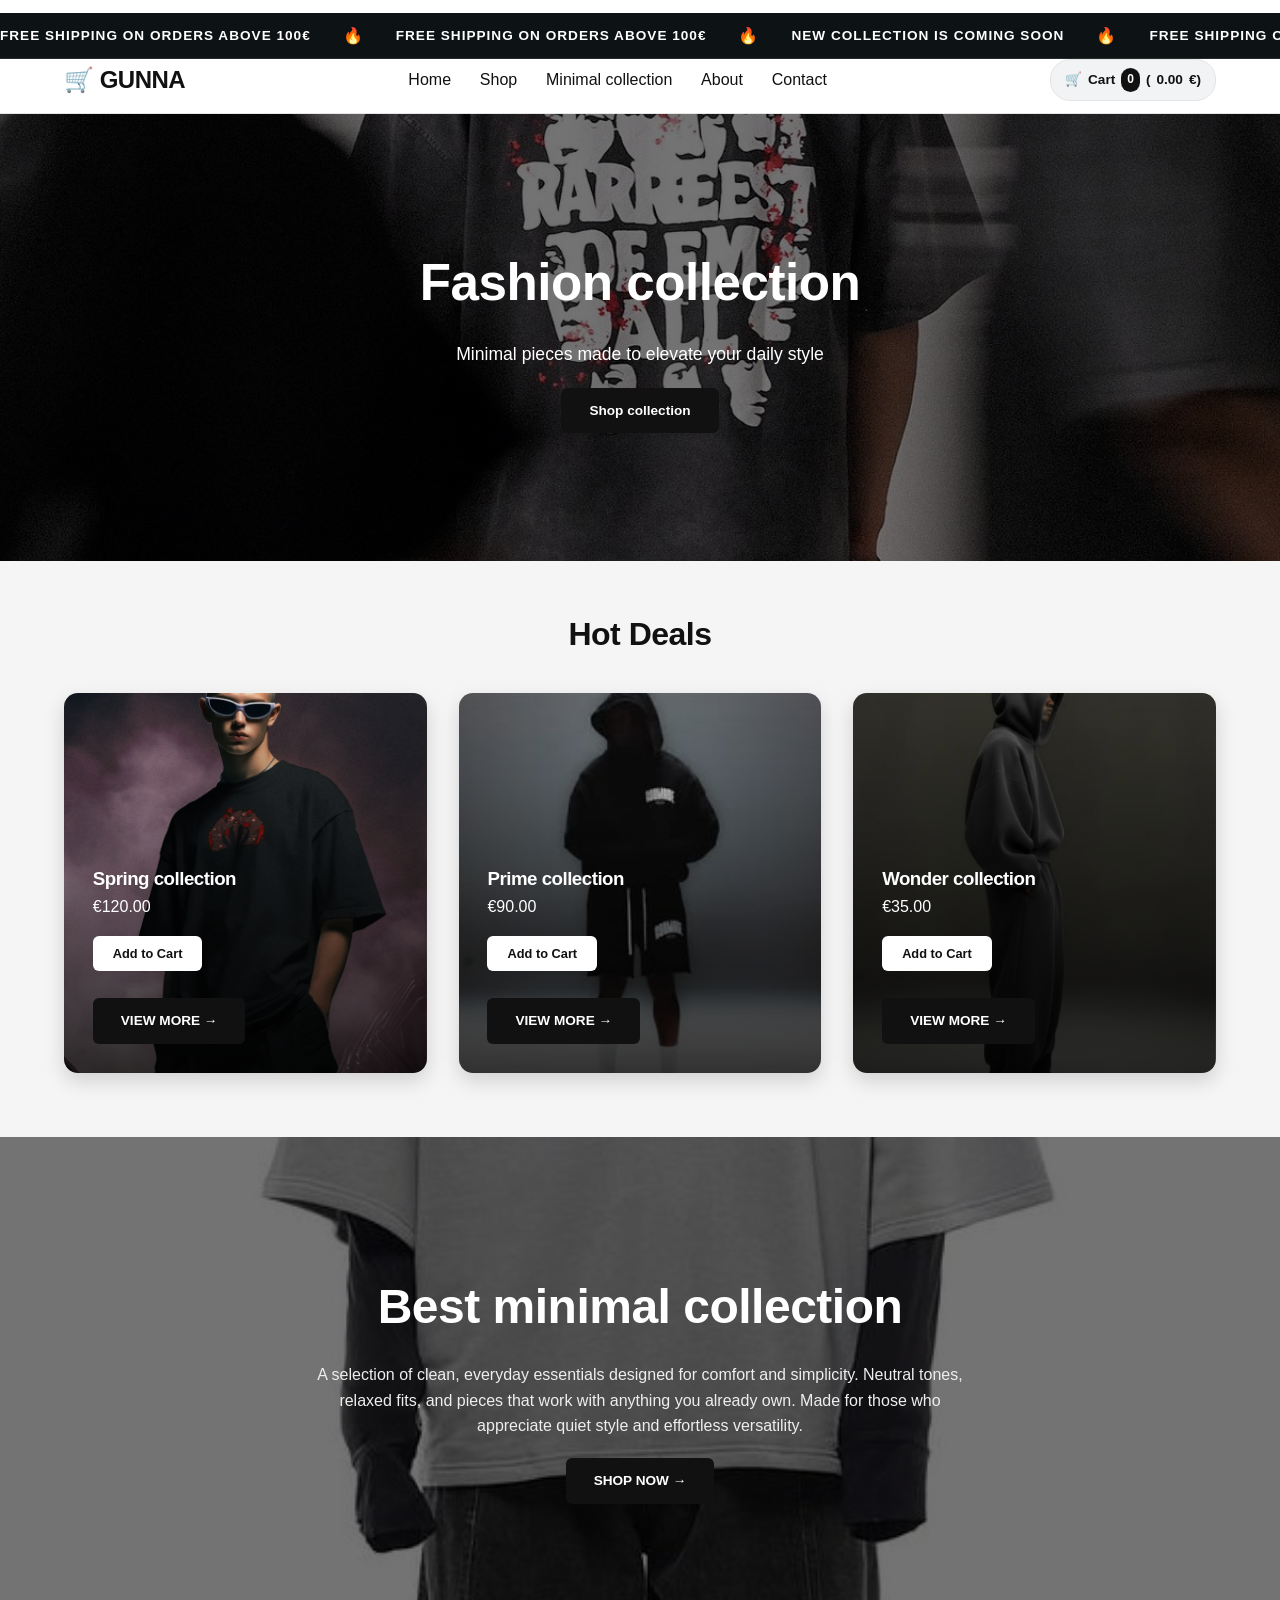
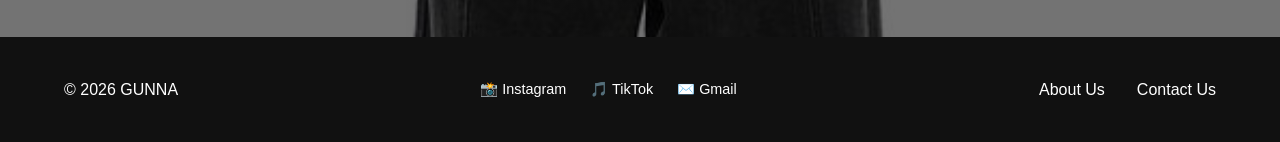
<file: index.html>
<!DOCTYPE html>
<html lang="en">

<head>
    <meta charset="UTF-8">
    <meta name="author" content="Dovydas Valančius">
    <meta name="viewport" content="width=device-width, initial-scale=1.0">
    <title>Gunna | E-SHOP</title>
    <link rel="icon" href="/hoodie.png" type="image/png">
    <link rel="stylesheet" href="styles.css" type="text/css">
</head>

<body>

<header class="header">

    <div class="marquee-bar">
    <div class="marquee-content">
        <span>FREE SHIPPING ON ORDERS ABOVE 100€</span>
        <span class="fire">🔥</span>
        <span>FREE SHIPPING ON ORDERS ABOVE 100€</span>
        <span class="fire">🔥</span>
        <span>NEW COLLECTION IS COMING SOON</span>
        <span class="fire">🔥</span>
    </div>
    
    <div class="marquee-content" aria-hidden="true">
        <span>FREE SHIPPING ON ORDERS ABOVE 100€</span>
        <span class="fire">🔥</span>
        <span>FREE SHIPPING ON ORDERS ABOVE 100€</span>
        <span class="fire">🔥</span>
        <span>NEW COLLECTION IS COMING SOON</span>
        <span class="fire">🔥</span>
    </div>
</div>


    <div class="wrapper">
        <nav aria-label="Main navigation">

            <h1 class="logo"><a href="index.html#hero">🛒 GUNNA </a></h1>

            
            <button class="hamburger" id="hamburger-btn" aria-label="Open navigation menu">
                <span></span>
                <span></span>
                <span></span>
            </button>

            
            <ul id="nav-links">
                <li><a href="index.html#hero">Home</a></li>
                <li><a href="index.html#shop">Shop</a></li>
                <li><a href="index.html#hero2">Minimal collection</a></li>
                <li><a href="about.html">About</a></li>
                <li><a href="contact.html">Contact</a></li>
            </ul>

           
                <div class="cart-info">
            <a href="cart.html" class="cart-btn-link" aria-label="Shopping cart">
                🛒 <span class="cart-label">Cart</span> 
                <span id="cart-count">0</span> (<span id="total-price">0.00</span> €)
            </a>
        </div>

        </nav>
    </div>
</header>

<main>

<section class="mainhero" id="hero">
    <div class="wrapper">

        <h2>Fashion collection</h2>

        <p class="hero1">
            Minimal pieces made to elevate your daily style
        </p>

        <a href="#shop" class="btn1">Shop collection</a>

    </div>
</section>

<section class="shop" id="shop">
    <div class="wrapper">

        <h2 class="hotdeals">Hot Deals</h2>

        <div class="cards" id="products-grid">

            <article class="card spring">
                <h3>Spring collection</h3>
                <p class="price">€120.00</p>
              
                <button class="add-to-cart-btn" data-id="1" data-name="Spring Hoodie" data-price="120">Add to Cart</button>
                <a href="spring.html" class="btn">VIEW MORE →</a>
            </article>

            <article class="card prime">
                <h3>Prime collection</h3>
                <p class="price">€90.00</p>
                <button class="add-to-cart-btn" data-id="2" data-name="Prime Jacket" data-price="90">Add to Cart</button>
                <a href="prime.html" class="btn">VIEW MORE →</a>
            </article>

            <article class="card wonder">
                <h3>Wonder collection</h3>
                <p class="price">€35.00</p>
                <button class="add-to-cart-btn" data-id="3" data-name="Wonder Tee" data-price="35">Add to Cart</button>
                <a href="wonder.html" class="btn">VIEW MORE →</a>
            </article>

        </div>

    </div>
</section>

<section class="secondhero" id="hero2">
    <div class="wrapper">

        <h2>Best minimal collection</h2>

        <p class="text">
            A selection of clean, everyday essentials designed for comfort and simplicity.
            Neutral tones, relaxed fits, and pieces that work with anything you already own.
            Made for those who appreciate quiet style and effortless versatility.
        </p>

        <a href="minimal.html" class="btn1">SHOP NOW →</a>

    </div>
</section>

</main>

<footer class="footer">
    <div class="wrapper footer-wrapper">
        <div class="footer-left">
            <p>© 2026 GUNNA</p>
        </div>

        <div class="footer-socials">
            <a href="https://instagram.com" target="_blank" rel="noopener">📸 Instagram</a>
            <a href="https://tiktok.com" target="_blank" rel="noopener">🎵 TikTok</a>
            <a href="https://gmail.com">✉️ Gmail</a>
        </div>

        <div class="footer-right">
            <a href="about.html">About Us</a>
            <a href="contact.html">Contact Us</a>
        </div>
    </div>
</footer>

<script src="script.js"></script>

</body>
</html>
</file>
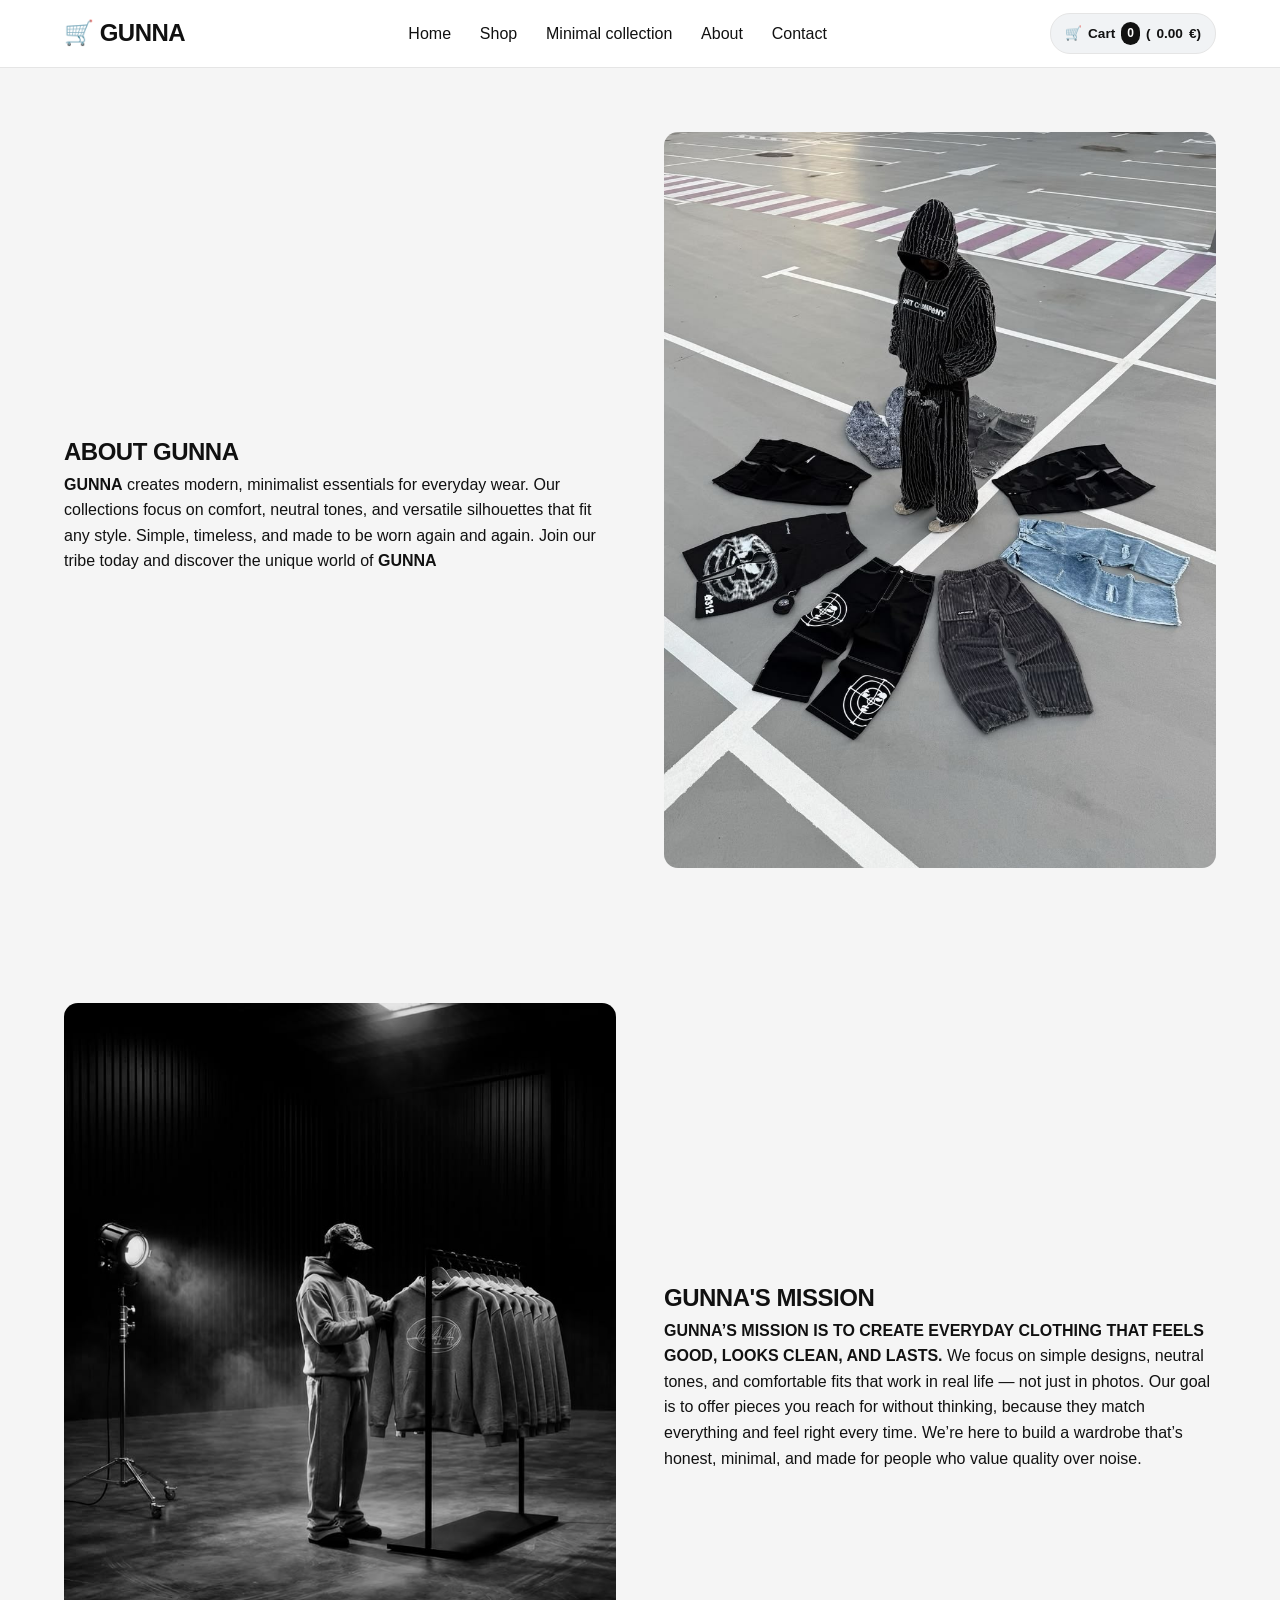
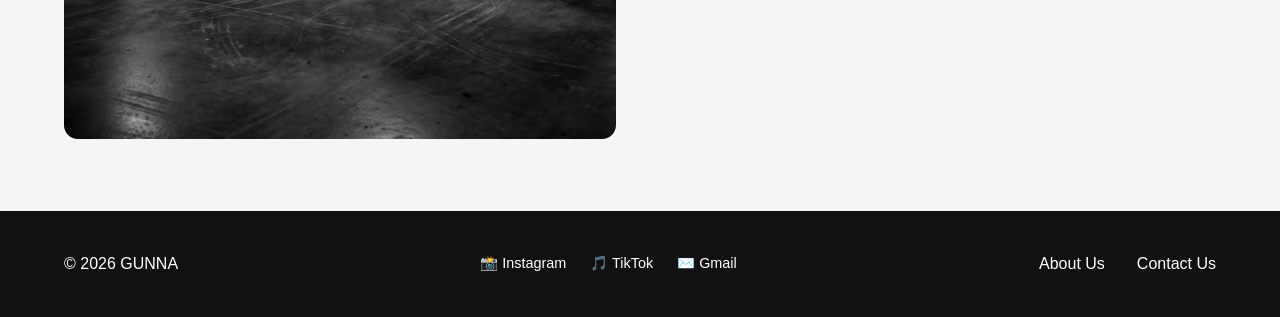
<file: about.html>
<!DOCTYPE html>
<html lang="en">

<head>
    <meta charset="UTF-8">
    <meta name="author" content="Dovydas Valančius">
    <meta name="viewport" content="width=device-width, initial-scale=1.0">
    <title>Gunna | About Us</title>
    <link rel="icon" href="/hoodie.png" type="image/png">
    <link rel="stylesheet" href="styles.css" type="text/css">
</head>

<body>

<header class="header">
    <div class="wrapper">
        <nav aria-label="Main navigation">

            <h1 class="logo"><a href="index.html#hero">🛒 GUNNA </a></h1>

            
            <button class="hamburger" id="hamburger-btn" aria-label="Open navigation menu">
                <span></span>
                <span></span>
                <span></span>
            </button>

            <!-- Meniu nuorodos -->
            <ul id="nav-links">
                <li><a href="index.html#hero">Home</a></li>
                <li><a href="index.html#shop">Shop</a></li>
                <li><a href="index.html#hero2">Minimal collection</a></li>
                <li><a href="about.html">About</a></li>
                <li><a href="contact.html">Contact</a></li>
            </ul>

                             <div class="cart-info">
            <a href="cart.html" class="cart-btn-link" aria-label="Shopping cart">
                🛒 <span class="cart-label">Cart</span> 
                <span id="cart-count">0</span> (<span id="total-price">0.00</span> €)
            </a>
        </div>

        </nav>
    </div>
</header>

<main>
    <section class="gunnahero">
        <div class="wrapper about-layout">

            <div class="about-text">
                <h2><strong>ABOUT GUNNA</strong></h2>
                <p>
                    <strong>GUNNA</strong> creates modern, minimalist essentials for everyday wear.
                    Our collections focus on comfort, neutral tones, and versatile silhouettes
                    that fit any style. Simple, timeless, and made to be worn again and again.
                    Join our tribe today and discover the unique world of <strong>GUNNA</strong>
                </p>
            </div>

            <div class="about-image">
                <img src="gunna.jpg" id="gunnajpg" alt="GUNNA clothing" loading="lazy">
            </div>

        </div>
    </section>

    <section class="gunnahero-2">
        <div class="wrapper about-layout-2">

            <div class="about-text-2">
                <h2><strong>GUNNA'S MISSION</strong></h2>
                <p>
                    <strong>GUNNA’S MISSION IS TO CREATE EVERYDAY CLOTHING THAT FEELS GOOD, LOOKS CLEAN, AND LASTS.</strong>
                    We focus on simple designs, neutral tones, and comfortable fits that work in real life — not just in photos.
                    Our goal is to offer pieces you reach for without thinking, because they match everything and feel right every time.
                    We’re here to build a wardrobe that’s honest, minimal, and made for people who value quality over noise.
                </p>
            </div>

            <div class="about-image-2">
                <img src="gunna2.jpg" id="gunnajpg2" alt="GUNNA2 clothing" loading="lazy">
            </div>

        </div>
    </section>
</main>

<footer class="footer">
    <div class="wrapper footer-wrapper">
        <div class="footer-left">
            <p>© 2026 GUNNA</p>
        </div>

        <div class="footer-socials">
            <a href="https://instagram.com" target="_blank" rel="noopener">📸 Instagram</a>
            <a href="https://tiktok.com" target="_blank" rel="noopener">🎵 TikTok</a>
            <a href="https://gmail.com">✉️ Gmail</a>
        </div>

        <div class="footer-right">
            <a href="about.html">About Us</a>
            <a href="contact.html">Contact Us</a>
        </div>
    </div>
</footer>


<script src="script.js"></script>

</body>
</html>
</file>
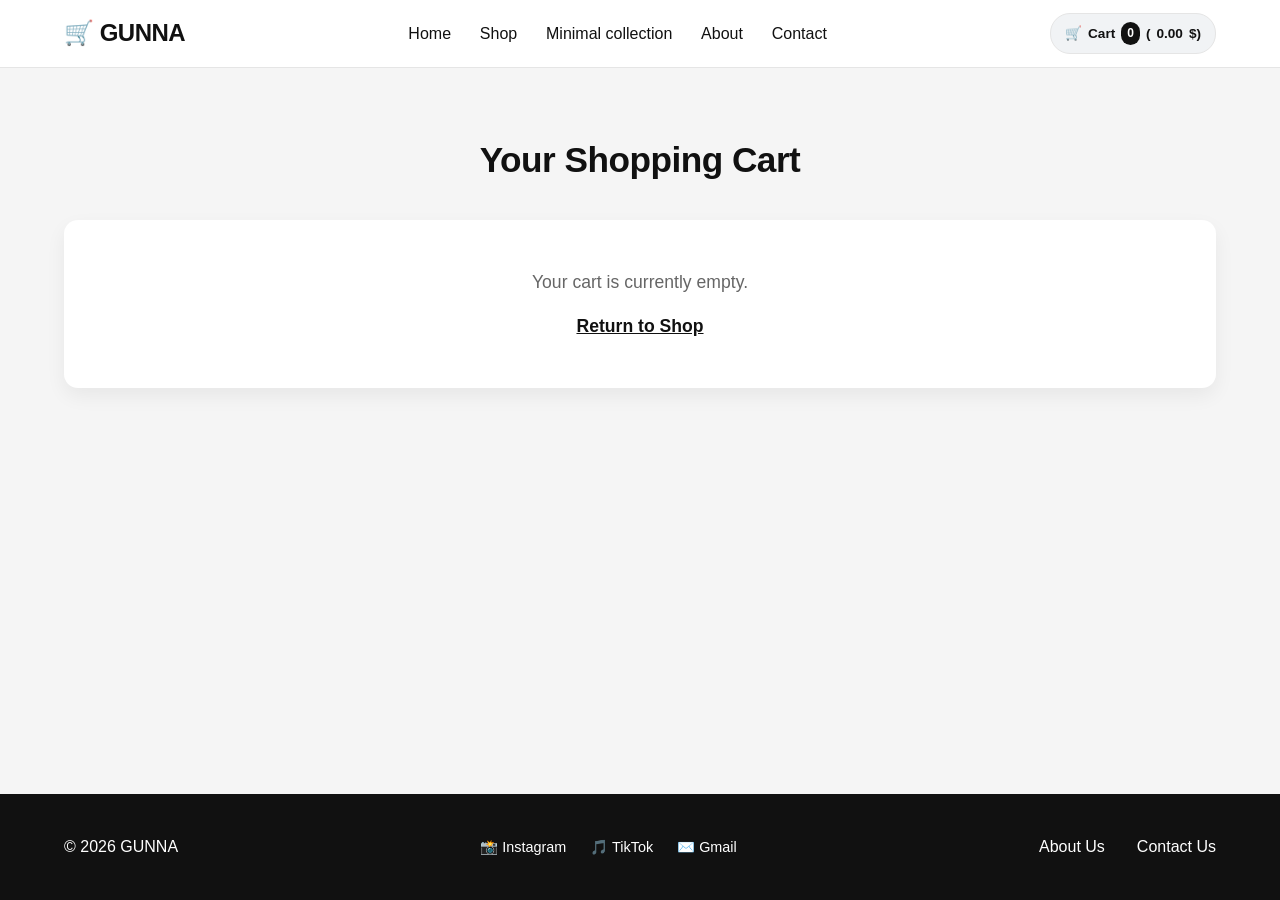
<file: cart.html>
<!DOCTYPE html>
<html lang="en">

<head>
    <meta charset="UTF-8">
    <meta name="author" content="Dovydas Valančius">
    <meta name="viewport" content="width=device-width, initial-scale=1.0">
    <title>Gunna | Shopping Cart</title>
    <link rel="icon" href="/hoodie.png" type="image/png">
    <link rel="stylesheet" href="styles.css" type="text/css">
</head>

<body>

<header class="header">
    <div class="wrapper">
        <nav aria-label="Main navigation">

            <h1 class="logo"><a href="index.html#hero">🛒 GUNNA </a></h1>

            
            <button class="hamburger" id="hamburger-btn" aria-label="Open navigation menu">
                <span></span>
                <span></span>
                <span></span>
            </button>

           
            <ul id="nav-links">
                <li><a href="index.html#hero">Home</a></li>
                <li><a href="index.html#shop">Shop</a></li>
                <li><a href="index.html#hero2">Minimal collection</a></li>
                <li><a href="about.html">About</a></li>
                <li><a href="contact.html">Contact</a></li>
            </ul>

            <div class="cart-info">
                <a href="cart.html" class="cart-btn-link" aria-label="Shopping cart">
                    🛒 <span class="cart-label">Cart</span> 
                    <span id="cart-count">0</span> (<span id="total-price">0.00</span> $)
                </a>
            </div>

        </nav>
    </div>
</header>

<main>
    <section class="cart-section wrapper">
        <h2>Your Shopping Cart</h2>

        <div id="cart-container">
           
        </div>
    </section>
</main>

<footer class="footer">
    <div class="wrapper footer-wrapper">
        <div class="footer-left">
            <p>© 2026 GUNNA</p>
        </div>

        <div class="footer-socials">
            <a href="https://instagram.com" target="_blank" rel="noopener">📸 Instagram</a>
            <a href="https://tiktok.com" target="_blank" rel="noopener">🎵 TikTok</a>
            <a href="https://gmail.com">✉️ Gmail</a>
        </div>

        <div class="footer-right">
            <a href="about.html">About Us</a>
            <a href="contact.html">Contact Us</a>
        </div>
    </div>
</footer>


<script src="script.js"></script>

</body>
</html>
</file>
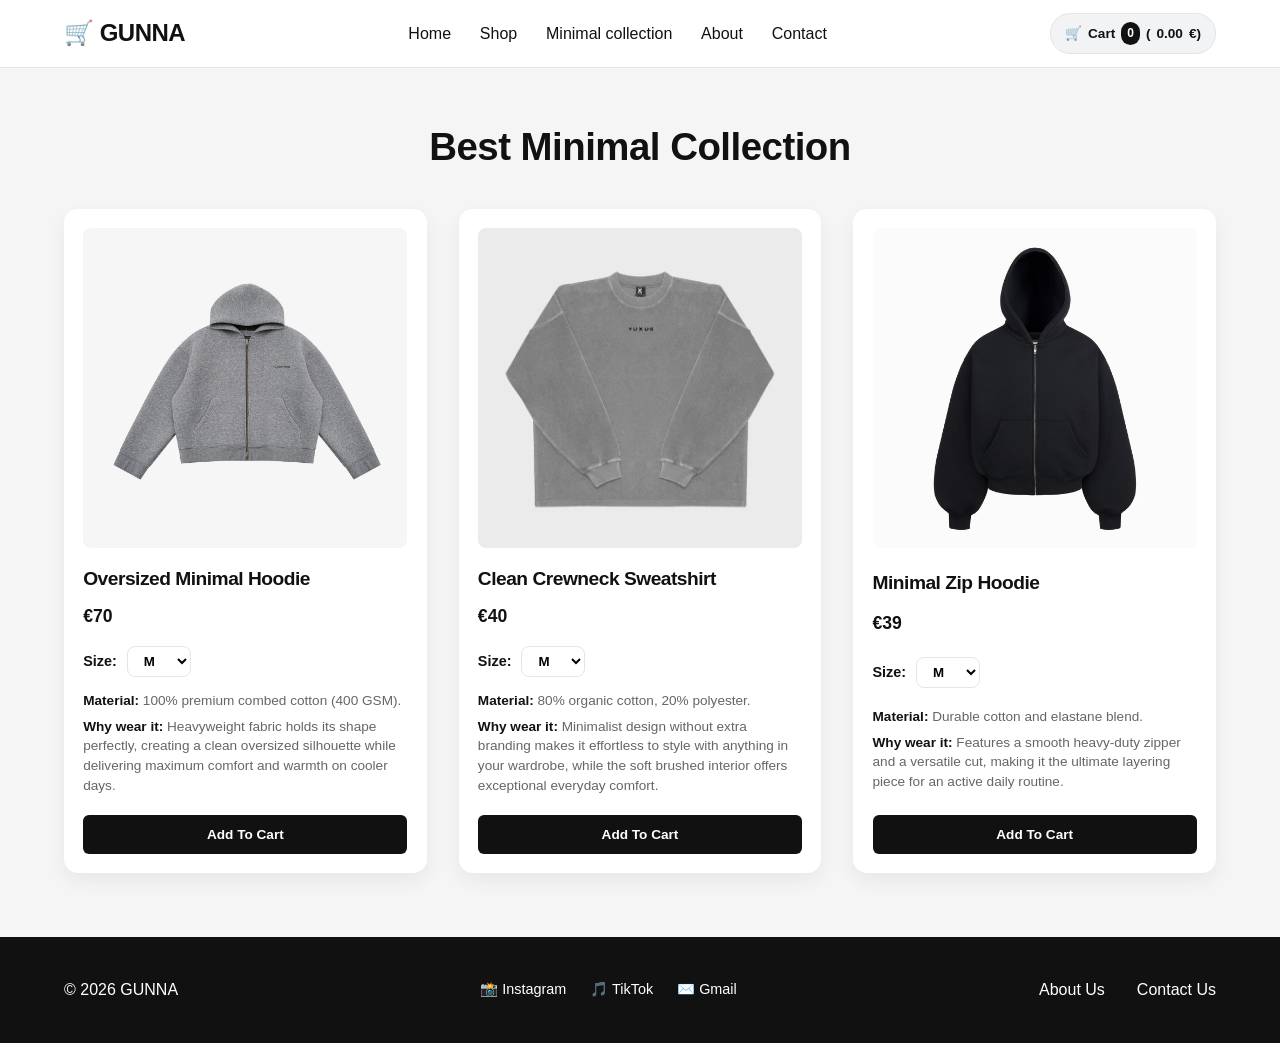
<file: minimal.html>
<!DOCTYPE html>
<html lang="en">

<head>
    <meta charset="UTF-8">
    <meta name="author" content="Dovydas Valančius">
    <meta name="viewport" content="width=device-width, initial-scale=1.0">
    <title>Gunna | Minimal Collection</title>
    <link rel="icon" href="/hoodie.png" type="image/png">
    <link rel="stylesheet" href="styles.css" type="text/css">
</head>

<body>

<header class="header">
    <div class="wrapper">
        <nav aria-label="Main navigation">

            <h1 class="logo"><a href="index.html#hero">🛒 GUNNA </a></h1>

            
            <button class="hamburger" id="hamburger-btn" aria-label="Open navigation menu">
                <span></span>
                <span></span>
                <span></span>
            </button>

           
            <ul id="nav-links">
                <li><a href="index.html#hero">Home</a></li>
                <li><a href="index.html#shop">Shop</a></li>
                <li><a href="index.html#hero2">Minimal collection</a></li>
                <li><a href="about.html">About</a></li>
                <li><a href="contact.html">Contact</a></li>
            </ul>

                              <div class="cart-info">
            <a href="cart.html" class="cart-btn-link" aria-label="Shopping cart">
                🛒 <span class="cart-label">Cart</span> 
                <span id="cart-count">0</span> (<span id="total-price">0.00</span> €)
            </a>
        </div>

        </nav>
    </div>
</header>

<main>
    <section class="collection">
        <div class="wrapper">

            <h2>Best Minimal Collection</h2>

           <div class="products">

    <article class="product-card">
        <img src="minimalhoodie.jpg" alt="Minimal hoodie" loading="lazy">
        <h3>Oversized Minimal Hoodie</h3>
        <p class="price">€70</p>
        
        
        <div class="product-options">
            <label for="size-min-1">Size:</label>
            <select id="size-min-1" class="size-select">
                <option value="S">S</option>
                <option value="M" selected>M</option>
                <option value="L">L</option>
                <option value="XL">XL</option>
            </select>
        </div>

        
        <div class="product-desc">
            <p><strong>Material:</strong> 100% premium combed cotton (400 GSM).</p>
            <p><strong>Why wear it:</strong> Heavyweight fabric holds its shape perfectly, creating a clean oversized silhouette while delivering maximum comfort and warmth on cooler days.</p>
        </div>

        <button class="btn1 add-to-cart-btn" data-id="min-1" data-name="Oversized Minimal Hoodie" data-price="70">Add To Cart</button>
    </article>

    <article class="product-card">
        <img src="crewneck.jpg" alt="Crewneck sweatshirt" loading="lazy">
        <h3>Clean Crewneck Sweatshirt</h3>
        <p class="price">€40</p>
        
        <div class="product-options">
            <label for="size-min-2">Size:</label>
            <select id="size-min-2" class="size-select">
                <option value="S">S</option>
                <option value="M" selected>M</option>
                <option value="L">L</option>
                <option value="XL">XL</option>
            </select>
        </div>

        <div class="product-desc">
            <p><strong>Material:</strong> 80% organic cotton, 20% polyester.</p>
            <p><strong>Why wear it:</strong> Minimalist design without extra branding makes it effortless to style with anything in your wardrobe, while the soft brushed interior offers exceptional everyday comfort.</p>
        </div>

        <button class="btn1 add-to-cart-btn" data-id="min-2" data-name="Clean Crewneck Sweatshirt" data-price="40">Add To Cart</button>
    </article>

    <article class="product-card">
        <img src="ziphoodie.jpg" alt="Zip hoodie" loading="lazy">
        <h3>Minimal Zip Hoodie</h3>
        <p class="price">€39</p>
        
        <div class="product-options">
            <label for="size-min-3">Size:</label>
            <select id="size-min-3" class="size-select">
                <option value="S">S</option>
                <option value="M" selected>M</option>
                <option value="L">L</option>
                <option value="XL">XL</option>
            </select>
        </div>

        <div class="product-desc">
            <p><strong>Material:</strong> Durable cotton and elastane blend.</p>
            <p><strong>Why wear it:</strong> Features a smooth heavy-duty zipper and a versatile cut, making it the ultimate layering piece for an active daily routine.</p>
        </div>

        <button class="btn1 add-to-cart-btn" data-id="min-3" data-name="Minimal Zip Hoodie" data-price="39">Add To Cart</button>
    </article>

</div>

        </div>
    </section>
</main>

<footer class="footer">
    <div class="wrapper footer-wrapper">
        <div class="footer-left">
            <p>© 2026 GUNNA</p>
        </div>

        <div class="footer-socials">
            <a href="https://instagram.com" target="_blank" rel="noopener">📸 Instagram</a>
            <a href="https://tiktok.com" target="_blank" rel="noopener">🎵 TikTok</a>
            <a href="https://gmail.com">✉️ Gmail</a>
        </div>

        <div class="footer-right">
            <a href="about.html">About Us</a>
            <a href="contact.html">Contact Us</a>
        </div>
    </div>
</footer>

<script src="script.js"></script>

</body>
</html>
</file>
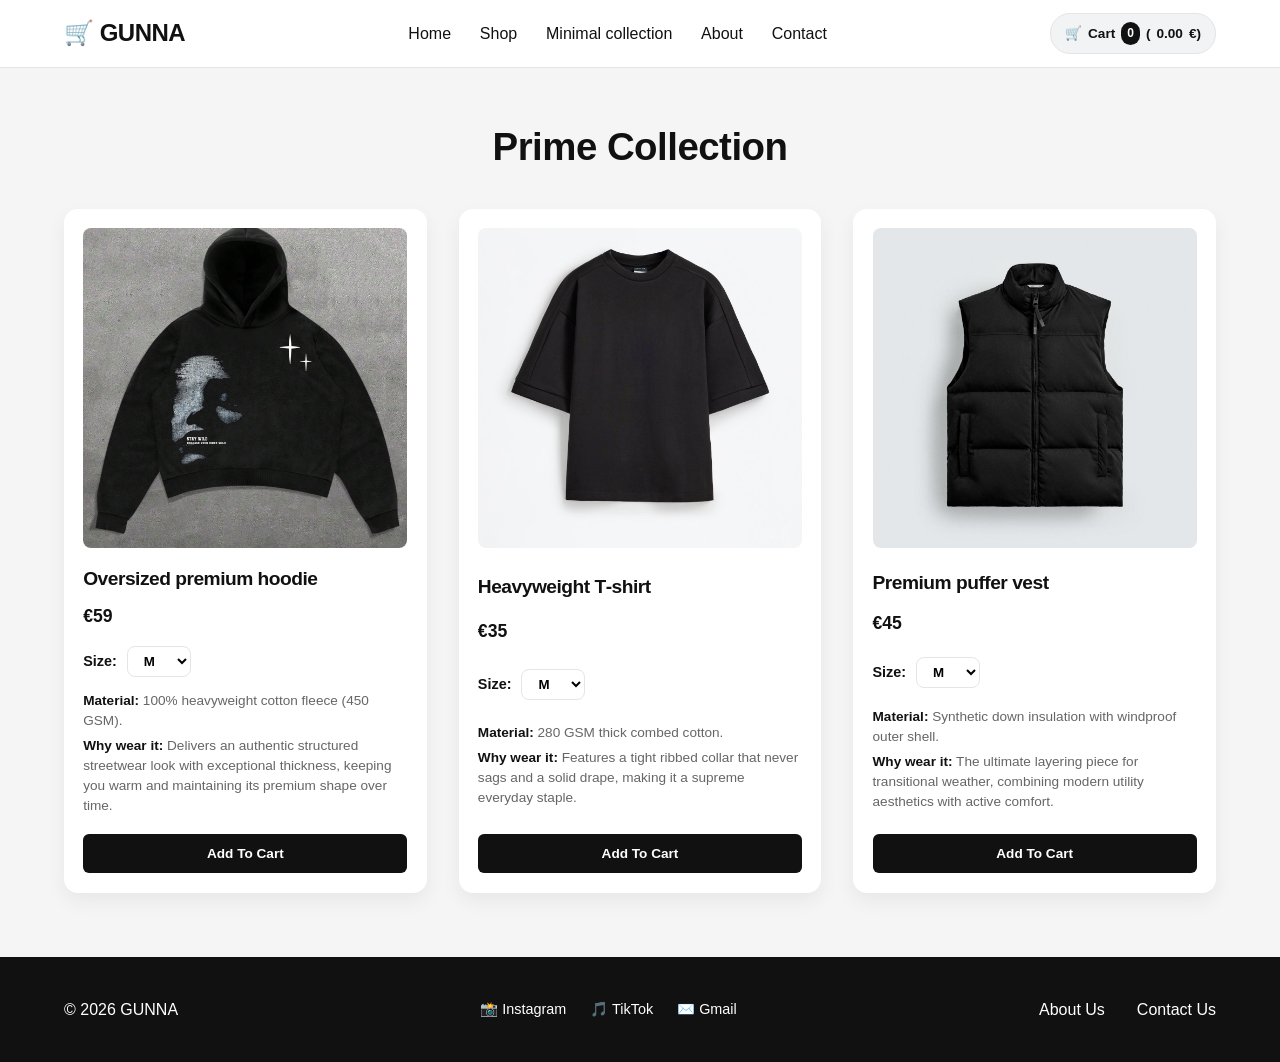
<file: prime.html>
<!DOCTYPE html>
<html lang="en">

<head>
    <meta charset="UTF-8">
    <meta name="author" content="Dovydas Valančius">
    <meta name="viewport" content="width=device-width, initial-scale=1.0">
    <title>Gunna | Prime Collection</title>
    <link rel="icon" href="/hoodie.png" type="image/png">
    <link rel="stylesheet" href="styles.css" type="text/css">
</head>

<body>

<header class="header">
    <div class="wrapper">
        <nav aria-label="Main navigation">

            <h1 class="logo"><a href="index.html#hero">🛒 GUNNA </a></h1>

            <button class="hamburger" id="hamburger-btn" aria-label="Open navigation menu">
                <span></span>
                <span></span>
                <span></span>
            </button>

            <ul id="nav-links">
                <li><a href="index.html#hero">Home</a></li>
                <li><a href="index.html#shop">Shop</a></li>
                <li><a href="index.html#hero2">Minimal collection</a></li>
                <li><a href="about.html">About</a></li>
                <li><a href="contact.html">Contact</a></li>
            </ul>

            <div class="cart-info">
                <a href="cart.html" class="cart-btn-link" aria-label="Shopping cart">
                    🛒 <span class="cart-label">Cart</span> 
                    <span id="cart-count">0</span> (<span id="total-price">0.00</span> €)
                </a>
            </div>

        </nav>
    </div>
</header>

<main>

<section class="collection">
    <div class="wrapper">

        <h2>Prime Collection</h2>

        <div class="products">

            <article class="product-card">
                <img src="oversizedhoodie.jpg" alt="Oversized hoodie" loading="lazy">
                <h3>Oversized premium hoodie</h3>
                <p class="price">€59</p>
                
                <div class="product-options">
                    <label for="size-prime-1">Size:</label>
                    <select id="size-prime-1" class="size-select">
                        <option value="S">S</option>
                        <option value="M" selected>M</option>
                        <option value="L">L</option>
                        <option value="XL">XL</option>
                    </select>
                </div>

                <div class="product-desc">
                    <p><strong>Material:</strong> 100% heavyweight cotton fleece (450 GSM).</p>
                    <p><strong>Why wear it:</strong> Delivers an authentic structured streetwear look with exceptional thickness, keeping you warm and maintaining its premium shape over time.</p>
                </div>

                <button class="btn1 add-to-cart-btn" data-id="prime-1" data-name="Oversized premium hoodie" data-price="59">Add To Cart</button>
            </article>

            <article class="product-card">
                <img src="heavyweight.jpg" alt="Heavyweight T-shirt" loading="lazy">
                <h3>Heavyweight T‑shirt</h3>
                <p class="price">€35</p>
                
                <div class="product-options">
                    <label for="size-prime-2">Size:</label>
                    <select id="size-prime-2" class="size-select">
                        <option value="S">S</option>
                        <option value="M" selected>M</option>
                        <option value="L">L</option>
                        <option value="XL">XL</option>
                    </select>
                </div>

                <div class="product-desc">
                    <p><strong>Material:</strong> 280 GSM thick combed cotton.</p>
                    <p><strong>Why wear it:</strong> Features a tight ribbed collar that never sags and a solid drape, making it a supreme everyday staple.</p>
                </div>

                <button class="btn1 add-to-cart-btn" data-id="prime-2" data-name="Heavyweight T-shirt" data-price="35">Add To Cart</button>
            </article>

            <article class="product-card">
                <img src="puffervest.jpg" alt="Premium puffer vest" loading="lazy">
                <h3>Premium puffer vest</h3>
                <p class="price">€45</p>
                
                <div class="product-options">
                    <label for="size-prime-3">Size:</label>
                    <select id="size-prime-3" class="size-select">
                        <option value="S">S</option>
                        <option value="M" selected>M</option>
                        <option value="L">L</option>
                        <option value="XL">XL</option>
                    </select>
                </div>

                <div class="product-desc">
                    <p><strong>Material:</strong> Synthetic down insulation with windproof outer shell.</p>
                    <p><strong>Why wear it:</strong> The ultimate layering piece for transitional weather, combining modern utility aesthetics with active comfort.</p>
                </div>

                <button class="btn1 add-to-cart-btn" data-id="prime-3" data-name="Premium puffer vest" data-price="45">Add To Cart</button>
            </article>

        </div>

    </div>
</section>

</main>

<footer class="footer">
    <div class="wrapper footer-wrapper">
        <div class="footer-left">
            <p>© 2026 GUNNA</p>
        </div>

        <div class="footer-socials">
            <a href="https://instagram.com" target="_blank" rel="noopener">📸 Instagram</a>
            <a href="https://tiktok.com" target="_blank" rel="noopener">🎵 TikTok</a>
            <a href="https://Gmail.com">✉️ Gmail</a>
        </div>

        <div class="footer-right">
            <a href="about.html">About Us</a>
            <a href="contact.html">Contact Us</a>
        </div>
    </div>
</footer>

<script src="script.js"></script>

</body>
</html>
</file>
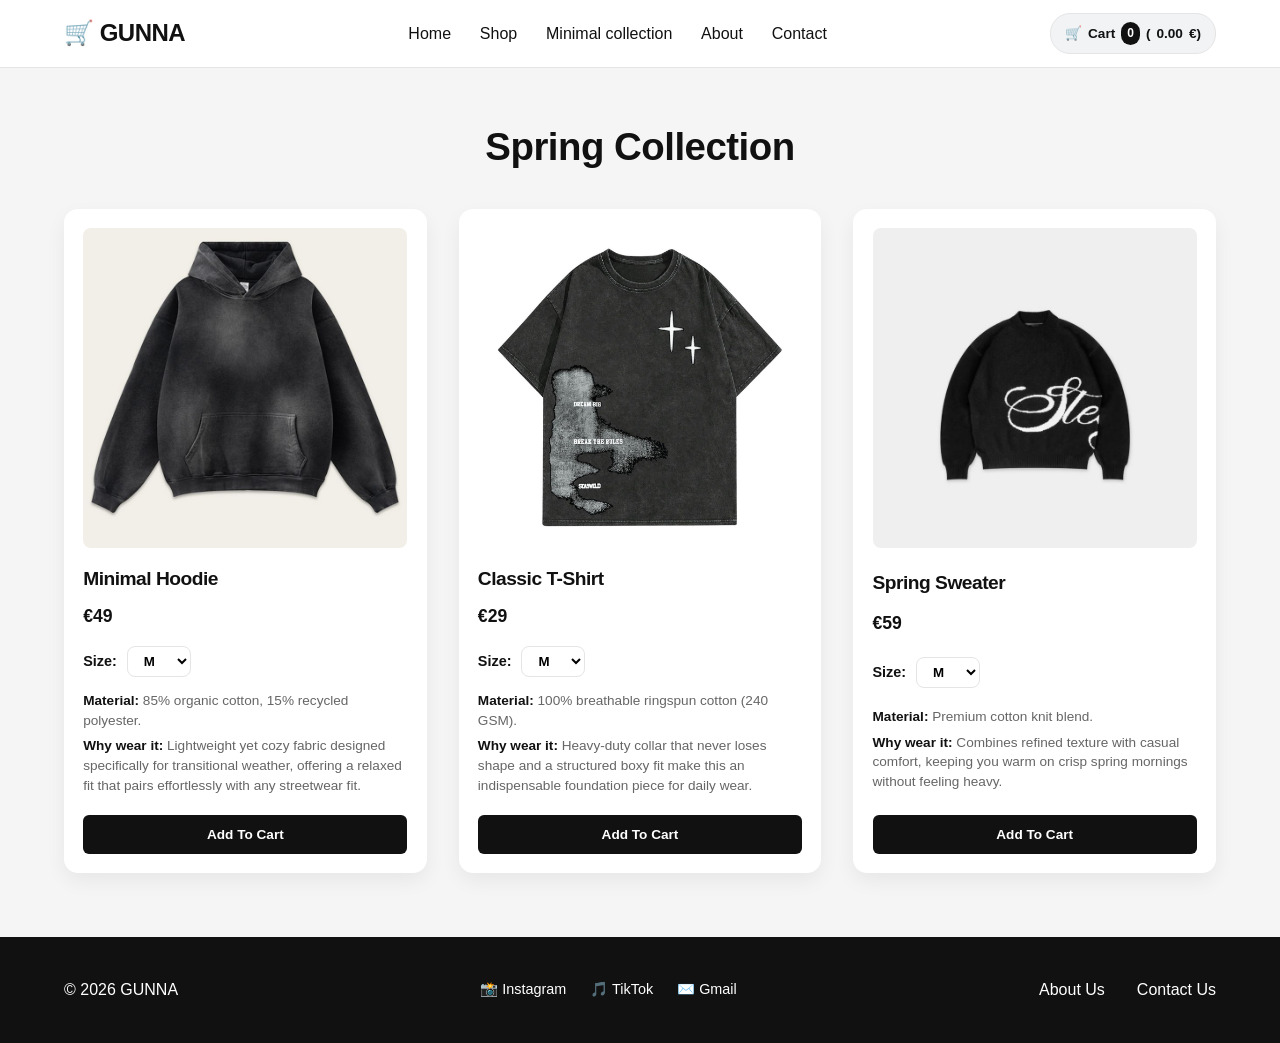
<file: spring.html>
<!DOCTYPE html>
<html lang="en">

<head>
    <meta charset="UTF-8">
    <meta name="author" content="Dovydas Valančius">
    <meta name="viewport" content="width=device-width, initial-scale=1.0">
    <title>Gunna | Spring Collection</title>
    <link rel="icon" href="/hoodie.png" type="image/png">
    <link rel="stylesheet" href="styles.css" type="text/css">
</head>

<body>

<header class="header">
    <div class="wrapper">
        <nav aria-label="Main navigation">

            <h1 class="logo"><a href="index.html#hero">🛒 GUNNA </a></h1>

            
            <button class="hamburger" id="hamburger-btn" aria-label="Open navigation menu">
                <span></span>
                <span></span>
                <span></span>
            </button>

            
            <ul id="nav-links">
                <li><a href="index.html#hero">Home</a></li>
                <li><a href="index.html#shop">Shop</a></li>
                <li><a href="index.html#hero2">Minimal collection</a></li>
                <li><a href="about.html">About</a></li>
                <li><a href="contact.html">Contact</a></li>
            </ul>

                             <div class="cart-info">
            <a href="cart.html" class="cart-btn-link" aria-label="Shopping cart">
                🛒 <span class="cart-label">Cart</span> 
                <span id="cart-count">0</span> (<span id="total-price">0.00</span> €)
            </a>
        </div>
        </div>
        </nav>
    </div>
</header>

<main>

<section class="collection">
    <div class="wrapper">

        <h2>Spring Collection</h2>

       <div class="products">

    <article class="product-card">
        <img src="hoodie2.jpg" alt="Hoodie" loading="lazy">
        <h3>Minimal Hoodie</h3>
        <p class="price">€49</p>
        
        <div class="product-options">
            <label for="size-spring-1">Size:</label>
            <select id="size-spring-1" class="size-select">
                <option value="S">S</option>
                <option value="M" selected>M</option>
                <option value="L">L</option>
                <option value="XL">XL</option>
            </select>
        </div>

        <div class="product-desc">
            <p><strong>Material:</strong> 85% organic cotton, 15% recycled polyester.</p>
            <p><strong>Why wear it:</strong> Lightweight yet cozy fabric designed specifically for transitional weather, offering a relaxed fit that pairs effortlessly with any streetwear fit.</p>
        </div>

        <button class="btn1 add-to-cart-btn" data-id="spring-1" data-name="Minimal Hoodie" data-price="49">Add To Cart</button>
    </article>

    <article class="product-card">
        <img src="tshirt.jpg" alt="T-shirt" loading="lazy">
        <h3>Classic T-Shirt</h3>
        <p class="price">€29</p>
        
        <div class="product-options">
            <label for="size-spring-2">Size:</label>
            <select id="size-spring-2" class="size-select">
                <option value="S">S</option>
                <option value="M" selected>M</option>
                <option value="L">L</option>
                <option value="XL">XL</option>
            </select>
        </div>

        <div class="product-desc">
            <p><strong>Material:</strong> 100% breathable ringspun cotton (240 GSM).</p>
            <p><strong>Why wear it:</strong> Heavy-duty collar that never loses shape and a structured boxy fit make this an indispensable foundation piece for daily wear.</p>
        </div>

        <button class="btn1 add-to-cart-btn" data-id="spring-2" data-name="Classic T-Shirt" data-price="29">Add To Cart</button>
    </article>

    <article class="product-card">
        <img src="sweater.jpg" alt="Sweater" loading="lazy">
        <h3>Spring Sweater</h3>
        <p class="price">€59</p>
        
        <div class="product-options">
            <label for="size-spring-3">Size:</label>
            <select id="size-spring-3" class="size-select">
                <option value="S">S</option>
                <option value="M" selected>M</option>
                <option value="L">L</option>
                <option value="XL">XL</option>
            </select>
        </div>

        <div class="product-desc">
            <p><strong>Material:</strong> Premium cotton knit blend.</p>
            <p><strong>Why wear it:</strong> Combines refined texture with casual comfort, keeping you warm on crisp spring mornings without feeling heavy.</p>
        </div>

        <button class="btn1 add-to-cart-btn" data-id="spring-3" data-name="Spring Sweater" data-price="59">Add To Cart</button>
    </article>

    </div>
</section>

</main>

<footer class="footer">
    <div class="wrapper footer-wrapper">
        <div class="footer-left">
            <p>© 2026 GUNNA</p>
        </div>

        <div class="footer-socials">
            <a href="https://instagram.com" target="_blank" rel="noopener">📸 Instagram</a>
            <a href="https://tiktok.com" target="_blank" rel="noopener">🎵 TikTok</a>
            <a href="https://gmail.com">✉️ Gmail</a>
        </div>

        <div class="footer-right">
            <a href="about.html">About Us</a>
            <a href="contact.html">Contact Us</a>
        </div>
    </div>
</footer>

<script src="script.js"></script>

</body>
</html>
</file>
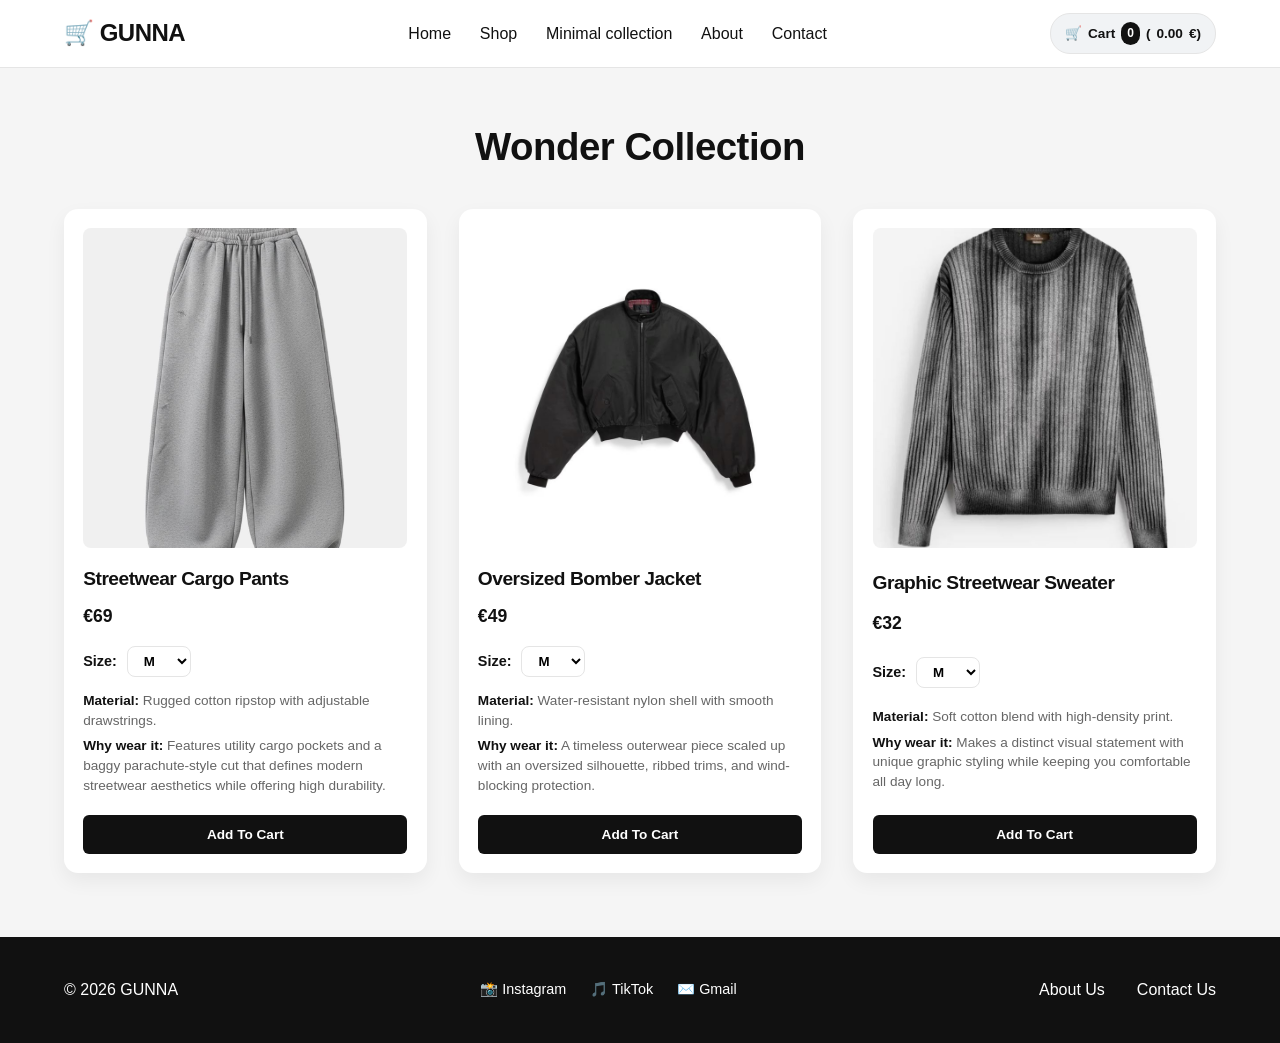
<file: wonder.html>
<!DOCTYPE html>
<html lang="en">

<head>
    <meta charset="UTF-8">
    <meta name="author" content="Dovydas Valančius">
    <meta name="viewport" content="width=device-width, initial-scale=1.0">
    <title>Gunna | Wonder Collection</title>
    <link rel="icon" href="/hoodie.png" type="image/png">
    <link rel="stylesheet" href="styles.css" type="text/css">
</head>

<body>

<header class="header">
    <div class="wrapper">
        <nav aria-label="Main navigation">

            <h1 class="logo"><a href="index.html#hero">🛒 GUNNA </a></h1>

            
            <button class="hamburger" id="hamburger-btn" aria-label="Open navigation menu">
                <span></span>
                <span></span>
                <span></span>
            </button>

           
            <ul id="nav-links">
                <li><a href="index.html#hero">Home</a></li>
                <li><a href="index.html#shop">Shop</a></li>
                <li><a href="index.html#hero2">Minimal collection</a></li>
                <li><a href="about.html">About</a></li>
                <li><a href="contact.html">Contact</a></li>
            </ul>

                            <div class="cart-info">
            <a href="cart.html" class="cart-btn-link" aria-label="Shopping cart">
                🛒 <span class="cart-label">Cart</span> 
                <span id="cart-count">0</span> (<span id="total-price">0.00</span> €)
            </a>
        </div>

        </nav>
    </div>
</header>

<main>

<section class="collection">
    <div class="wrapper">

        <h2>Wonder Collection</h2>

       <div class="products">

    <article class="product-card">
        <img src="pants.jpg" alt="Cargo pants" loading="lazy">
        <h3>Streetwear Cargo Pants</h3>
        <p class="price">€69</p>
        
        <div class="product-options">
            <label for="size-wonder-1">Size:</label>
            <select id="size-wonder-1" class="size-select">
                <option value="S">S</option>
                <option value="M" selected>M</option>
                <option value="L">L</option>
                <option value="XL">XL</option>
            </select>
        </div>

        <div class="product-desc">
            <p><strong>Material:</strong> Rugged cotton ripstop with adjustable drawstrings.</p>
            <p><strong>Why wear it:</strong> Features utility cargo pockets and a baggy parachute-style cut that defines modern streetwear aesthetics while offering high durability.</p>
        </div>

        <button class="btn1 add-to-cart-btn" data-id="wonder-1" data-name="Streetwear cargo pants" data-price="69">Add To Cart</button>
    </article>

    <article class="product-card">
        <img src="jacket.jpg" alt="Bomber jacket" loading="lazy">
        <h3>Oversized Bomber Jacket</h3>
        <p class="price">€49</p>
        
        <div class="product-options">
            <label for="size-wonder-2">Size:</label>
            <select id="size-wonder-2" class="size-select">
                <option value="S">S</option>
                <option value="M" selected>M</option>
                <option value="L">L</option>
                <option value="XL">XL</option>
            </select>
        </div>

        <div class="product-desc">
            <p><strong>Material:</strong> Water-resistant nylon shell with smooth lining.</p>
            <p><strong>Why wear it:</strong> A timeless outerwear piece scaled up with an oversized silhouette, ribbed trims, and wind-blocking protection.</p>
        </div>

        <button class="btn1 add-to-cart-btn" data-id="wonder-2" data-name="Oversized bomber jacket" data-price="49">Add To Cart</button>
    </article>

    <article class="product-card">
        <img src="sweater2.jpg" alt="Sweater" loading="lazy">
        <h3>Graphic Streetwear Sweater</h3>
        <p class="price">€32</p>
        
        <div class="product-options">
            <label for="size-wonder-3">Size:</label>
            <select id="size-wonder-3" class="size-select">
                <option value="S">S</option>
                <option value="M" selected>M</option>
                <option value="L">L</option>
                <option value="XL">XL</option>
            </select>
        </div>

        <div class="product-desc">
            <p><strong>Material:</strong> Soft cotton blend with high-density print.</p>
            <p><strong>Why wear it:</strong> Makes a distinct visual statement with unique graphic styling while keeping you comfortable all day long.</p>
        </div>

        <button class="btn1 add-to-cart-btn" data-id="wonder-3" data-name="Graphic streetwear sweater" data-price="32">Add To Cart</button>
    </article>

</div>
    </div>
</section>

</main>

<footer class="footer">
    <div class="wrapper footer-wrapper">
        <div class="footer-left">
            <p>© 2026 GUNNA</p>
        </div>

        <div class="footer-socials">
            <a href="https://instagram.com" target="_blank" rel="noopener">📸 Instagram</a>
            <a href="https://tiktok.com" target="_blank" rel="noopener">🎵 TikTok</a>
            <a href="https://gmail.com">✉️ Gmail</a>
        </div>

        <div class="footer-right">
            <a href="about.html">About Us</a>
            <a href="contact.html">Contact Us</a>
        </div>
    </div>
</footer>

<script src="script.js"></script>
</body>
</html>
</file>
<file: styles.css>
:root {
    --color-text: #111;
    --color-text-hover: #333;
    --color-muted: #666;
    --color-bg: #f5f5f5;
    --color-white: #fff;
    --color-border: #e5e5e5;
    --color-danger: #c0392b;
    --radius-card: 14px;
    --radius-input: 8px;
    --radius-btn: 6px;
    --shadow-card: 0 8px 20px rgba(0, 0, 0, .15);
    --shadow-soft: 0 8px 20px rgba(0, 0, 0, .06);
    --header-offset: 80px;
}

*,
*::before,
*::after {
    margin: 0;
    padding: 0;
    box-sizing: border-box;
}

html {
    scroll-behavior: smooth;
}

section[id] {
    scroll-margin-top: var(--header-offset);
}

body {
    background: var(--color-bg);
    font-family: Arial, Helvetica, sans-serif;
    color: var(--color-text);
    line-height: 1.6;
    display: flex;
    flex-direction: column;
    min-height: 100vh;
}

main {
    flex: 1;
}

.wrapper {
    width: 90%;
    max-width: 1200px;
    margin: auto;
}

h1, h2, h3 {
    font-weight: 600;
    letter-spacing: -.5px;
}

.skip-link {
    position: absolute;
    left: 1rem;
    top: -60px;
    background: var(--color-text);
    color: var(--color-white);
    padding: .6rem 1rem;
    border-radius: var(--radius-btn);
    z-index: 200;
    text-decoration: none;
    transition: top .2s;
}

.skip-link:focus {
    top: 1rem;
}

a:focus-visible,
button:focus-visible {
    outline: 3px solid var(--color-text);
    outline-offset: 3px;
}

.mainhero a:focus-visible,
.secondhero a:focus-visible,
.card a:focus-visible,
.footer a:focus-visible {
    outline-color: var(--color-white);
}

.btn,
.btn1 {
    display: inline-block;
    padding: 12px 28px;
    background: var(--color-text);
    color: var(--color-white);
    text-decoration: none;
    border-radius: var(--radius-btn);
    margin-top: 1.2rem;
    transition: background .25s, transform .25s;
    font-size: .85rem;
    font-weight: 600;
    border: none;
    cursor: pointer;
    text-align: center;
}

.btn:hover,
.btn1:hover {
    background: var(--color-text-hover);
    transform: translateY(-3px);
}

.header {
    background: var(--color-white);
    padding: .8rem 0;
    border-bottom: 1px solid var(--color-border);
    position: sticky;
    top: 0;
    z-index: 100;
}

nav {
    display: flex;
    justify-content: space-between;
    align-items: center;
    gap: 1rem;
}

nav ul {
    display: flex;
    gap: 1.8rem;
    list-style: none;
}

nav a {
    color: var(--color-text);
    text-decoration: none;
    font-weight: 500;
    transition: color .2s;
}

nav a:hover {
    color: var(--color-muted);
}

.logo,
.logo a {
    font-weight: bold;
    color: var(--color-text);
    text-decoration: none;
}

.cart-info {
    display: flex;
    align-items: center;
}

.cart-btn-link {
    display: inline-flex;
    align-items: center;
    gap: 6px;
    background: #f1f3f5;
    color: var(--color-text);
    padding: 8px 14px;
    border-radius: 20px;
    text-decoration: none;
    font-size: .85rem;
    font-weight: 600;
    transition: background .2s, transform .2s;
    border: 1px solid var(--color-border);
}

.cart-btn-link:hover {
    background: #e9ecef;
    transform: translateY(-1px);
}

#cart-count {
    background: var(--color-text);
    color: var(--color-white);
    padding: 2px 6px;
    border-radius: 10px;
    font-size: .75rem;
}

.hamburger {
    display: none;
    flex-direction: column;
    justify-content: space-between;
    width: 26px;
    height: 18px;
    background: transparent;
    border: none;
    cursor: pointer;
    padding: 0;
}

.hamburger span {
    display: block;
    width: 100%;
    height: 3px;
    background-color: var(--color-text);
    border-radius: 2px;
    transition: transform .3s ease, opacity .3s ease;
}

.marquee-bar {
    background-color: #0d1315;
    color: #ffffff;
    overflow: hidden;
    white-space: nowrap;
    display: flex;
    align-items: center;
    padding: 10px 0;
    font-family: Arial, sans-serif;
    border-bottom: 1px solid rgba(255, 255, 255, 0.1);
}

.marquee-content {
    display: flex;
    align-items: center;
    gap: 2rem;
    padding-right: 2rem;
    animation: marquee-scroll 18s linear infinite;
    flex-shrink: 0;
}

.marquee-content span {
    font-weight: 800;
    font-size: 0.85rem;
    letter-spacing: 1px;
    text-transform: uppercase;
}

.marquee-content .fire {
    font-size: 1rem;
}

@keyframes marquee-scroll {
    from {
        transform: translateX(0%);
    }
    to {
        transform: translateX(-100%);
    }
}

.marquee-bar:hover .marquee-content {
    animation-play-state: paused;
}

.mainhero {
    background: linear-gradient(rgba(0, 0, 0, .55), rgba(0, 0, 0, .55)),
                url("model.jpg") center/cover no-repeat;
    padding: 8rem 0;
    text-align: center;
}

.mainhero h1,
.mainhero h2 {
    color: var(--color-white);
    font-size: clamp(2rem, 5vw, 3.2rem);
}

.hero1 {
    color: var(--color-white);
    margin-top: 1rem;
    font-size: 1.1rem;
}

.secondhero {
    background: linear-gradient(rgba(0, 0, 0, .55), rgba(0, 0, 0, .55)),
                url("hero2.jpg") center/cover no-repeat;
    min-height: 500px;
    display: flex;
    flex-direction: column;
    justify-content: center;
    align-items: center;
    text-align: center;
    padding: 3rem 1.5rem;
}

.secondhero h2 {
    color: var(--color-white);
    font-size: clamp(2rem, 4vw, 3rem);
    margin-bottom: 1rem;
}

.secondhero .text {
    color: #eee;
    max-width: 650px;
    margin: 0 auto;
}

.hotdeals {
    text-align: center;
    margin: 3rem 0 2rem;
    font-size: 2rem;
}

.cards {
    display: grid;
    grid-template-columns: repeat(auto-fit, minmax(280px, 1fr));
    gap: 2rem;
    margin-bottom: 4rem;
}

.card {
    height: 380px;
    width: 100%;
    background-size: cover;
    background-position: center;
    display: flex;
    flex-direction: column;
    justify-content: flex-end;
    align-items: flex-start;
    padding: 1.8rem;
    border-radius: var(--radius-card);
    color: var(--color-white);
    overflow: hidden;
    transition: transform .3s ease, box-shadow .3s ease;
    box-shadow: var(--shadow-card);
}

.card:hover {
    transform: translateY(-5px);
    box-shadow: 0 12px 30px rgba(0, 0, 0, .25);
}

.card .add-to-cart-btn {
    display: inline-block;
    padding: 10px 20px;
    background: var(--color-white);
    color: var(--color-text);
    text-decoration: none;
    border-radius: var(--radius-btn);
    margin-top: 1rem;
    margin-bottom: 0.5rem;
    font-size: .8rem;
    font-weight: 600;
    border: none;
    cursor: pointer;
    transition: background .25s, transform .25s;
}

.card .add-to-cart-btn:hover {
    background: #e2e8f0;
    transform: translateY(-2px);
}

.spring { background-image: linear-gradient(to top, rgba(0,0,0,.8), transparent), url("spring.jpg"); }
.prime  { background-image: linear-gradient(to top, rgba(0,0,0,.8), transparent), url("prime.jpg"); }
.wonder { background-image: linear-gradient(to top, rgba(0,0,0,.8), transparent), url("wonder.jpg"); }

.collection h2 {
    text-align: center;
    font-size: 2.4rem;
    margin: 3rem 0 2rem;
}

.products {
    display: grid;
    grid-template-columns: repeat(auto-fit, minmax(280px, 1fr));
    gap: 2rem;
    padding-bottom: 4rem;
}

.product-card {
    background: var(--color-white);
    border-radius: var(--radius-card);
    overflow: hidden;
    box-shadow: var(--shadow-soft);
    transition: transform .25s, box-shadow .25s;
    display: flex;
    flex-direction: column;
    justify-content: space-between;
    padding: 1.2rem;
}

.product-card:hover {
    transform: translateY(-5px);
    box-shadow: 0 12px 25px rgba(0, 0, 0, .12);
}

.product-card img {
    width: 100%;
    height: 320px;
    object-fit: cover;
    background: #e9e9e9;
    border-radius: 8px;
}

.product-card h3 {
    margin-top: 1rem;
    font-size: 1.2rem;
}

.product-card .price {
    font-weight: bold;
    font-size: 1.1rem;
    margin-top: .4rem;
    color: var(--color-text);
}

.product-options {
    margin-top: 1rem;
    display: flex;
    align-items: center;
    gap: 10px;
    font-size: 0.9rem;
    font-weight: 600;
}

.size-select {
    padding: 6px 12px;
    border-radius: var(--radius-input);
    border: 1px solid var(--color-border);
    background: var(--color-white);
    font-family: inherit;
    font-weight: 600;
    cursor: pointer;
    transition: border-color .2s;
}

.size-select:focus {
    border-color: var(--color-text);
    outline: none;
}

.product-desc {
    margin-top: 0.9rem;
    font-size: 0.85rem;
    color: var(--color-muted);
    line-height: 1.45;
    display: flex;
    flex-direction: column;
    gap: 6px;
}

.product-desc strong {
    color: var(--color-text);
}

.cart-section {
    padding: 4rem 0;
}

.cart-section h2 {
    font-size: 2.2rem;
    margin-bottom: 2rem;
    text-align: center;
}

.cart-table {
    width: 100%;
    border-collapse: collapse;
    background: var(--color-white);
    border-radius: var(--radius-card);
    overflow: hidden;
    box-shadow: var(--shadow-soft);
    margin-bottom: 2rem;
}

.cart-table th,
.cart-table td {
    padding: 1.2rem;
    text-align: left;
    border-bottom: 1px solid var(--color-border);
}

.cart-table th {
    background: #f8f9fa;
    font-weight: 600;
    font-size: .9rem;
}

.cart-table td {
    font-size: .95rem;
}

.cart-table tr:last-child td {
    border-bottom: none;
}

.cart-item-controls {
    display: flex;
    align-items: center;
    gap: 10px;
}

.qty-btn {
    background: #e9ecef;
    border: none;
    width: 28px;
    height: 28px;
    border-radius: 4px;
    font-weight: bold;
    cursor: pointer;
    transition: background .2s;
}

.qty-btn:hover {
    background: #ced4da;
}

.remove-item-btn {
    background: transparent;
    border: none;
    color: var(--color-danger);
    cursor: pointer;
    font-weight: 600;
    font-size: .85rem;
}

.remove-item-btn:hover {
    text-decoration: underline;
}

.cart-summary {
    background: var(--color-white);
    padding: 2rem;
    border-radius: var(--radius-card);
    box-shadow: var(--shadow-soft);
    display: flex;
    flex-direction: column;
    align-items: flex-end;
    gap: 1rem;
    max-width: 400px;
    margin-left: auto;
}

.cart-summary h3 {
    font-size: 1.3rem;
}

.checkout-btn {
    display: inline-block;
    width: 100%;
    padding: 14px;
    background: var(--color-text);
    color: var(--color-white);
    text-align: center;
    text-decoration: none;
    border-radius: var(--radius-btn);
    font-weight: bold;
    transition: background .2s;
    border: none;
    cursor: pointer;
}

.checkout-btn:hover {
    background: var(--color-text-hover);
}

.empty-cart-msg {
    text-align: center;
    padding: 3rem;
    background: var(--color-white);
    border-radius: var(--radius-card);
    box-shadow: var(--shadow-soft);
    font-size: 1.1rem;
    color: var(--color-muted);
}

.empty-cart-msg a {
    color: var(--color-text);
    font-weight: bold;
}

.about-layout,
.about-layout-2 {
    display: flex;
    align-items: center;
    gap: 3rem;
    padding: 4rem 0;
}

.about-layout-2 {
    flex-direction: row-reverse;
}

.about-image,
.about-image-2,
.about-text,
.about-text-2 {
    flex: 1;
}

.about-image img,
.about-image-2 img {
    width: 100%;
    border-radius: var(--radius-card);
}

.contact {
    padding: 4rem 0 2rem;
}

.contact h2,
.contact p {
    text-align: center;
}

.contact-layout {
    display: flex;
    gap: 3rem;
    margin-top: 2rem;
    align-items: center;
}

.contact-image img {
    width: 100%;
    max-width: 500px;
    border-radius: var(--radius-card);
}

#contactform {
    flex: 1;
    background: var(--color-white);
    padding: 2rem;
    border-radius: var(--radius-card);
    box-shadow: 0 10px 25px rgba(0, 0, 0, .08);
}

#contactform form {
    display: flex;
    flex-direction: column;
    gap: 1rem;
}

#contactform input,
#contactform textarea {
    width: 100%;
    padding: 14px;
    border: 1px solid #ccc;
    border-radius: var(--radius-input);
    font-size: 1rem;
    font-family: inherit;
}

#contactform input:focus,
#contactform textarea:focus {
    border-color: var(--color-text);
    outline: 2px solid var(--color-text);
}

#contactform textarea {
    min-height: 120px;
    resize: vertical;
}

#contactform button {
    background: var(--color-text);
    color: var(--color-white);
    border: none;
    padding: 14px;
    border-radius: var(--radius-input);
    cursor: pointer;
    font-weight: bold;
    transition: background .2s;
}

#contactform button:hover {
    background: var(--color-text-hover);
}

.footer {
    background: var(--color-text);
    color: var(--color-white);
    padding: 2.5rem 0;
    margin-top: auto;
}

.footer-wrapper {
    display: flex;
    justify-content: space-between;
    align-items: center;
    flex-wrap: wrap;
    gap: 1.5rem;
}

.footer-socials {
    display: flex;
    gap: 1.5rem;
}

.footer-socials a {
    color: var(--color-white);
    text-decoration: none;
    font-size: 0.9rem;
    font-weight: 500;
    transition: opacity .2s;
}

.footer-socials a:hover {
    opacity: 0.7;
    text-decoration: underline;
}

.footer-right {
    display: flex;
    gap: 2rem;
}

.footer-right a {
    color: var(--color-white);
    text-decoration: none;
}

.footer-right a:hover {
    text-decoration: underline;
}

@media (max-width: 768px) {
    :root {
        --header-offset: 70px;
    }

    nav {
        flex-wrap: wrap;
        padding: .2rem 0;
    }

    .hamburger {
        display: flex;
        order: 1;
    }

    .logo {
        order: 2;
        font-size: 1.1rem;
        line-height: 1;
    }

    .cart-info {
        order: 3;
        margin-left: auto;
        font-size: .75rem;
        white-space: nowrap;
    }

    .cart-btn-link {
        padding: 6px 10px;
        font-size: .8rem;
    }

    #nav-links {
        display: none;
        order: 4;
        width: 100%;
        flex-direction: column;
        align-items: center;
        gap: 1rem;
        padding: 1rem 0 .5rem;
        margin-top: .8rem;
        border-top: 1px solid #eee;
    }

    #nav-links.active {
        display: flex;
    }

    .hamburger.active span:nth-child(1) {
        transform: translateY(7.5px) rotate(45deg);
    }

    .hamburger.active span:nth-child(2) {
        opacity: 0;
    }

    .hamburger.active span:nth-child(3) {
        transform: translateY(-7.5px) rotate(-45deg);
    }

    .about-layout,
    .about-layout-2,
    .contact-layout {
        flex-direction: column;
        gap: 2rem;
    }

    .about-text,
    .about-text-2 {
        text-align: center;
    }

    .contact-image img {
        max-width: 100%;
    }

    #contactform {
        width: 100%;
    }

    .cart-table th, 
    .cart-table td {
        padding: 0.8rem;
        font-size: 0.85rem;
    }

    .cart-summary {
        max-width: 100%;
    }

    .footer-wrapper {
        flex-direction: column;
        gap: 1.5rem;
        text-align: center;
    }

    .footer-socials {
        justify-content: center;
    }

    .footer-right {
        justify-content: center;
        gap: 1.5rem;
    }
}

@media (prefers-reduced-motion: reduce) {
    html {
        scroll-behavior: auto;
    }

    *,
    *::before,
    *::after {
        transition: none !important;
    }

    .btn:hover,
    .btn1:hover,
    .card:hover,
    .product-card:hover {
        transform: none;
    }

    .marquee-content {
        animation: none;
    }
}
</file>
